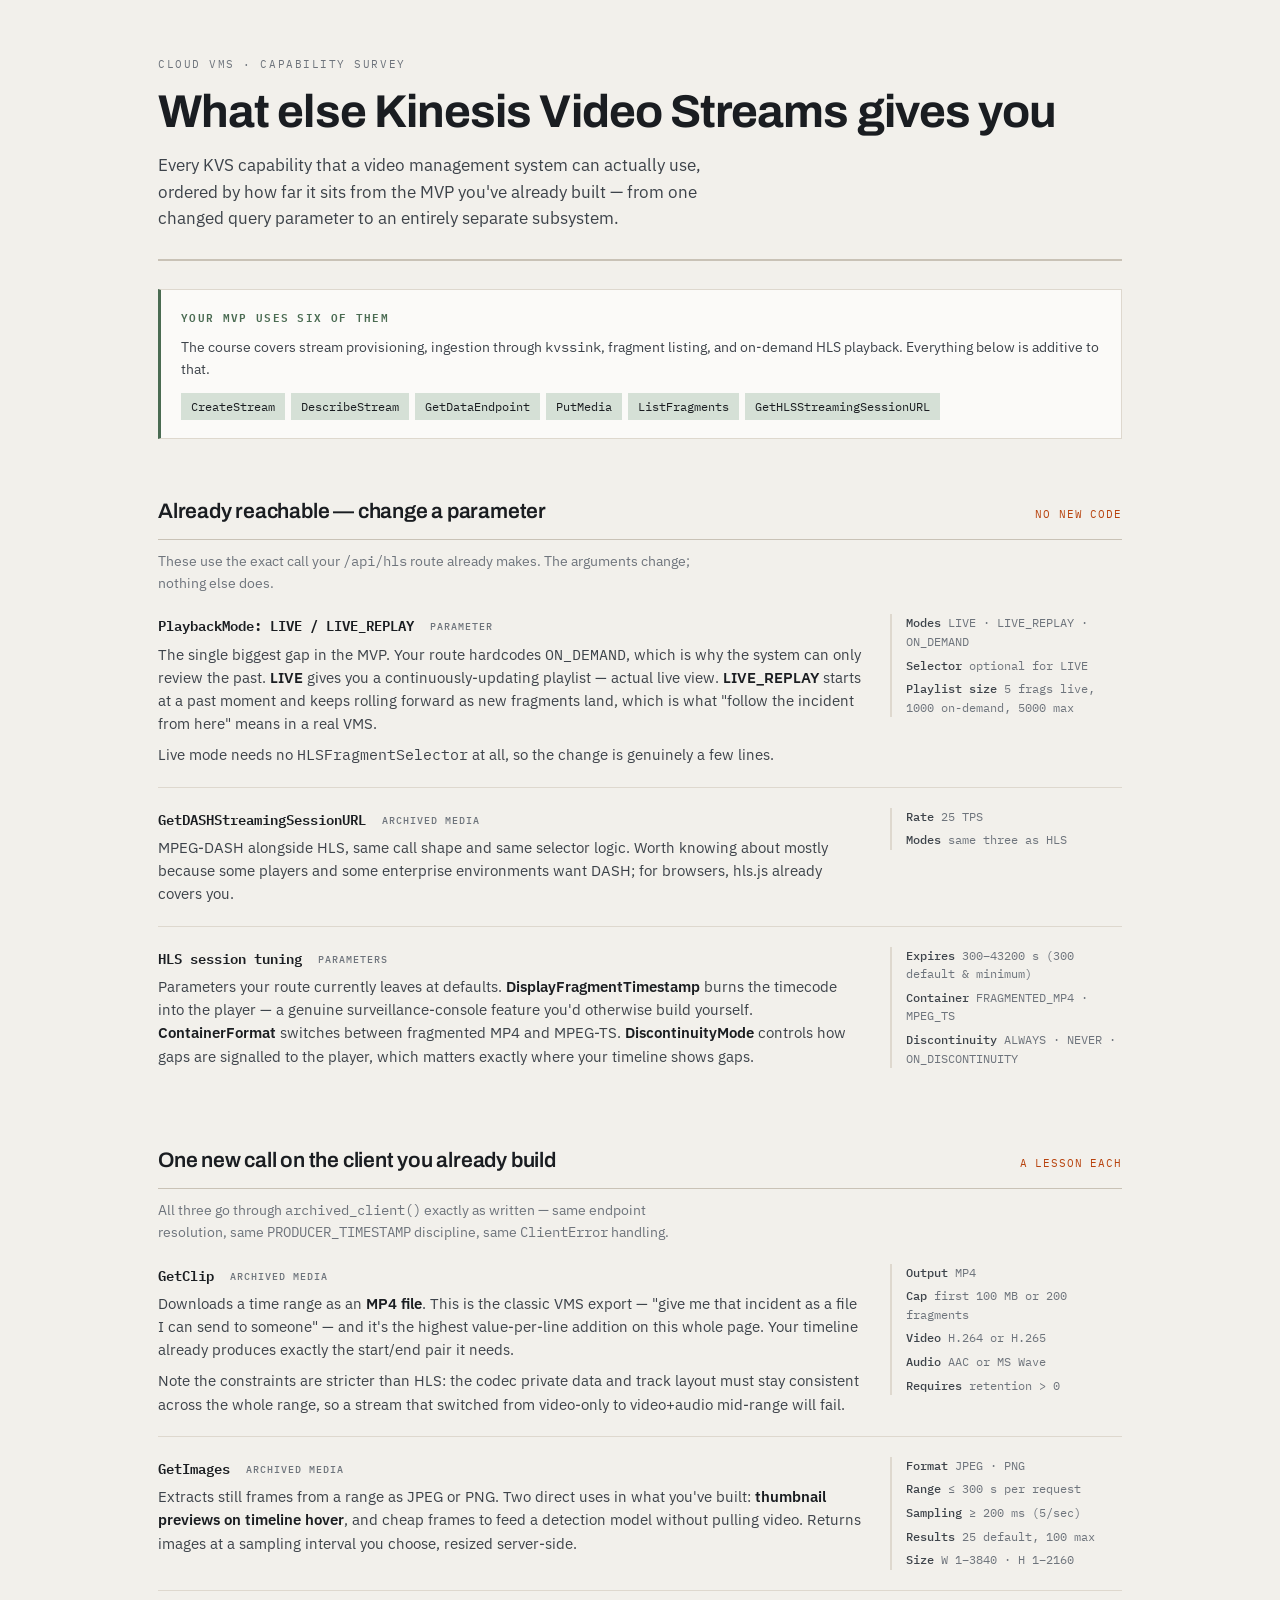
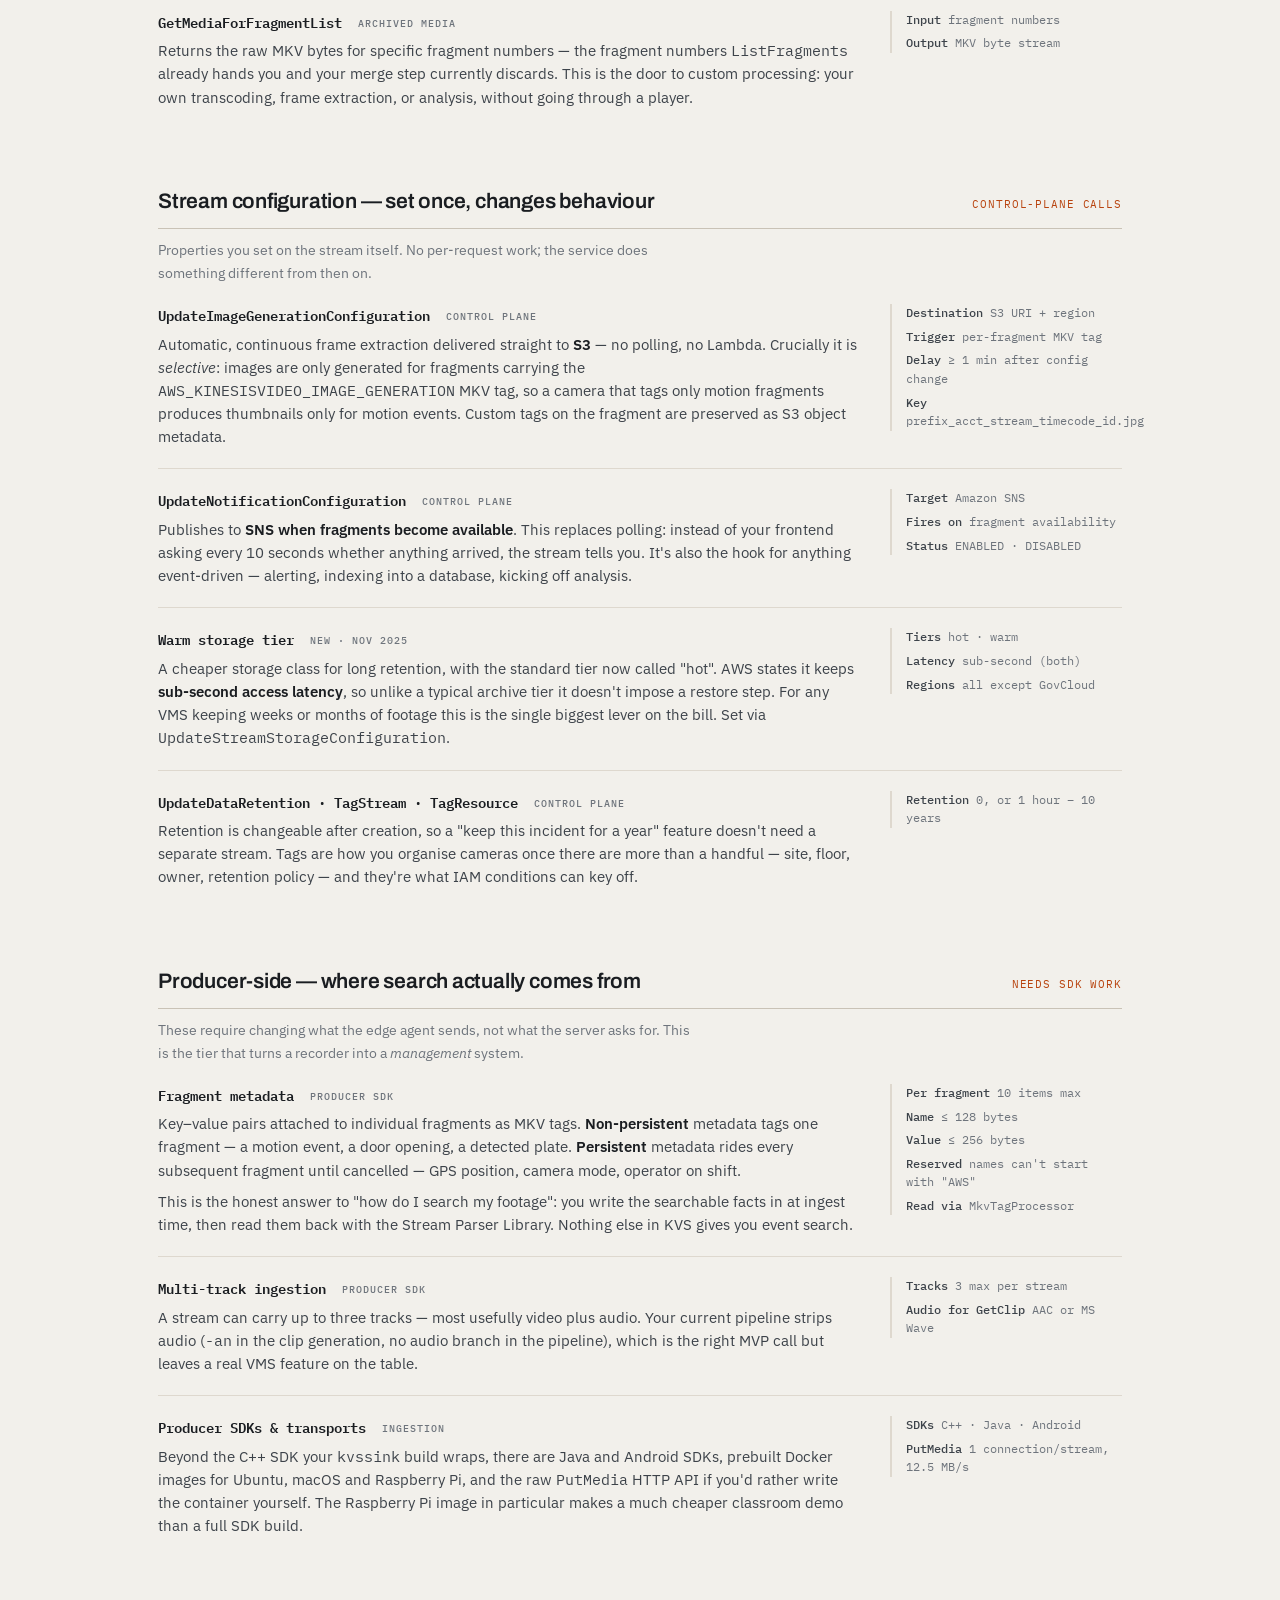
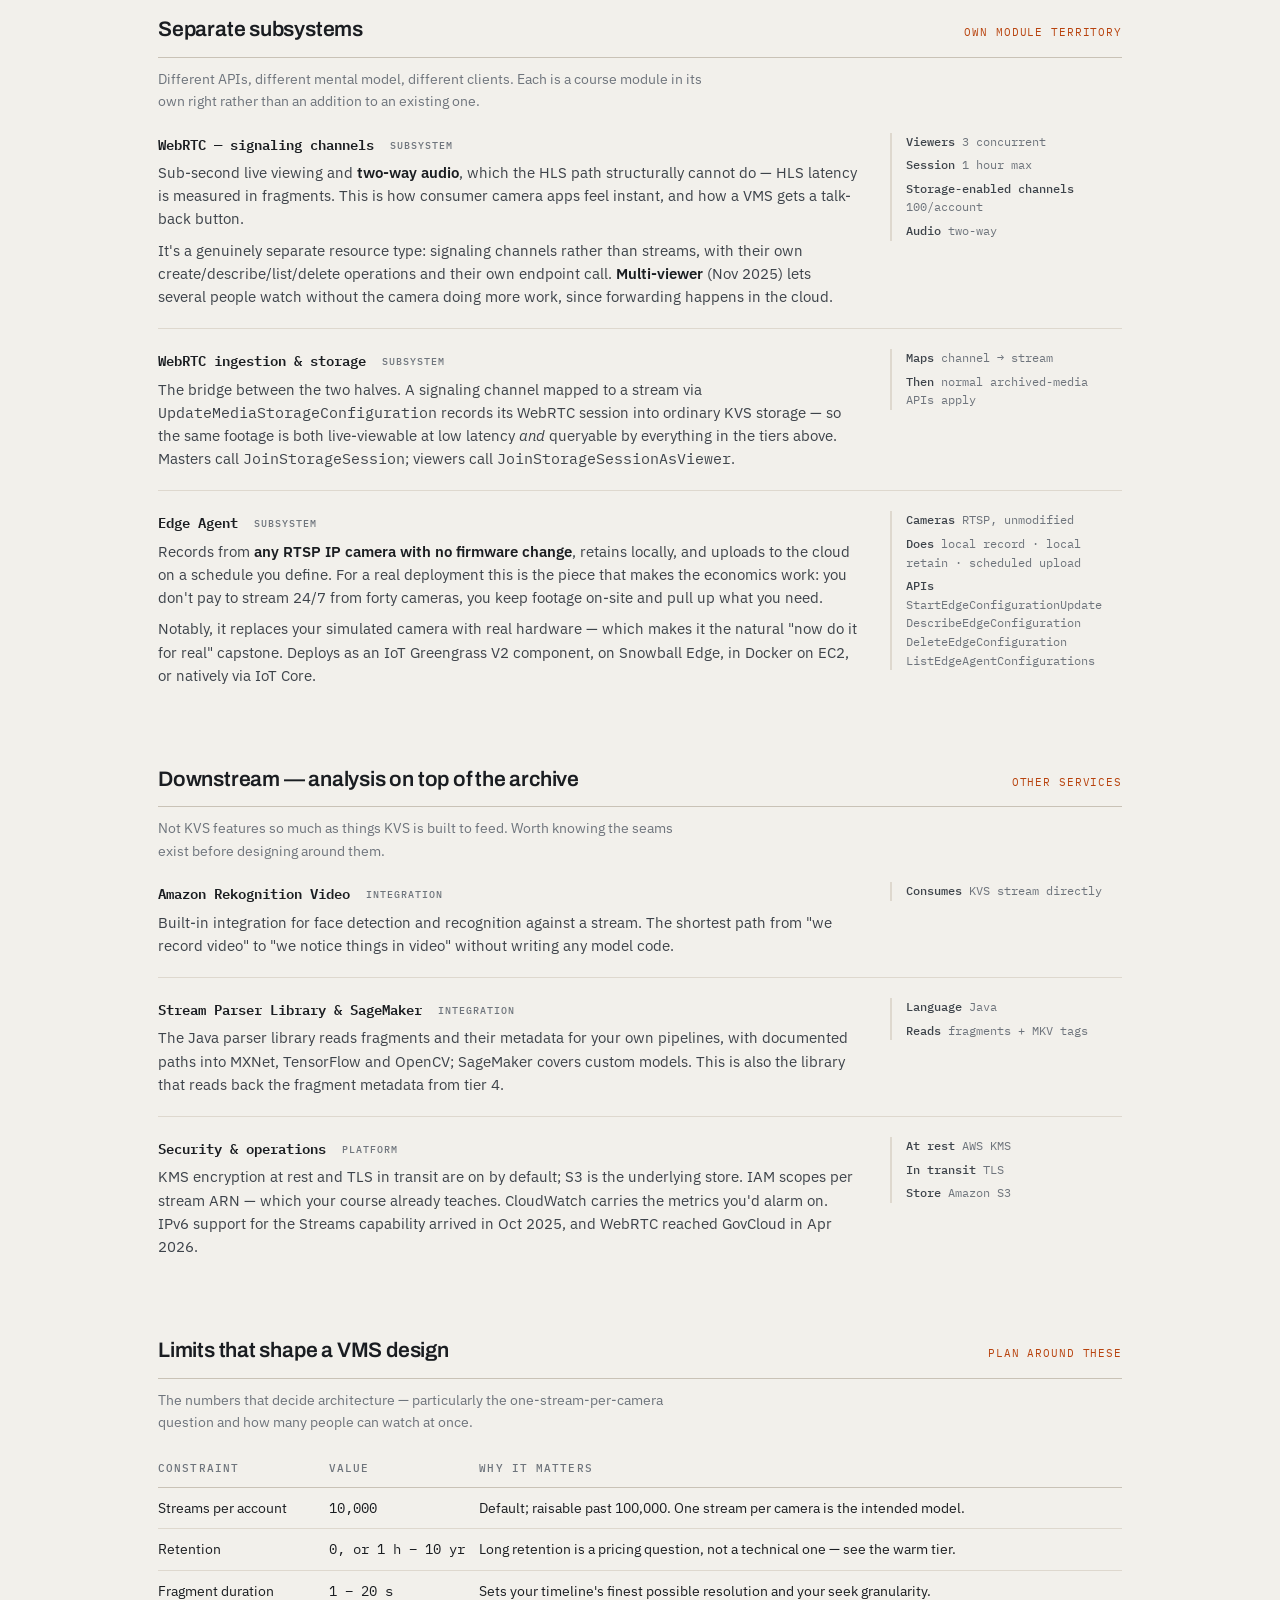
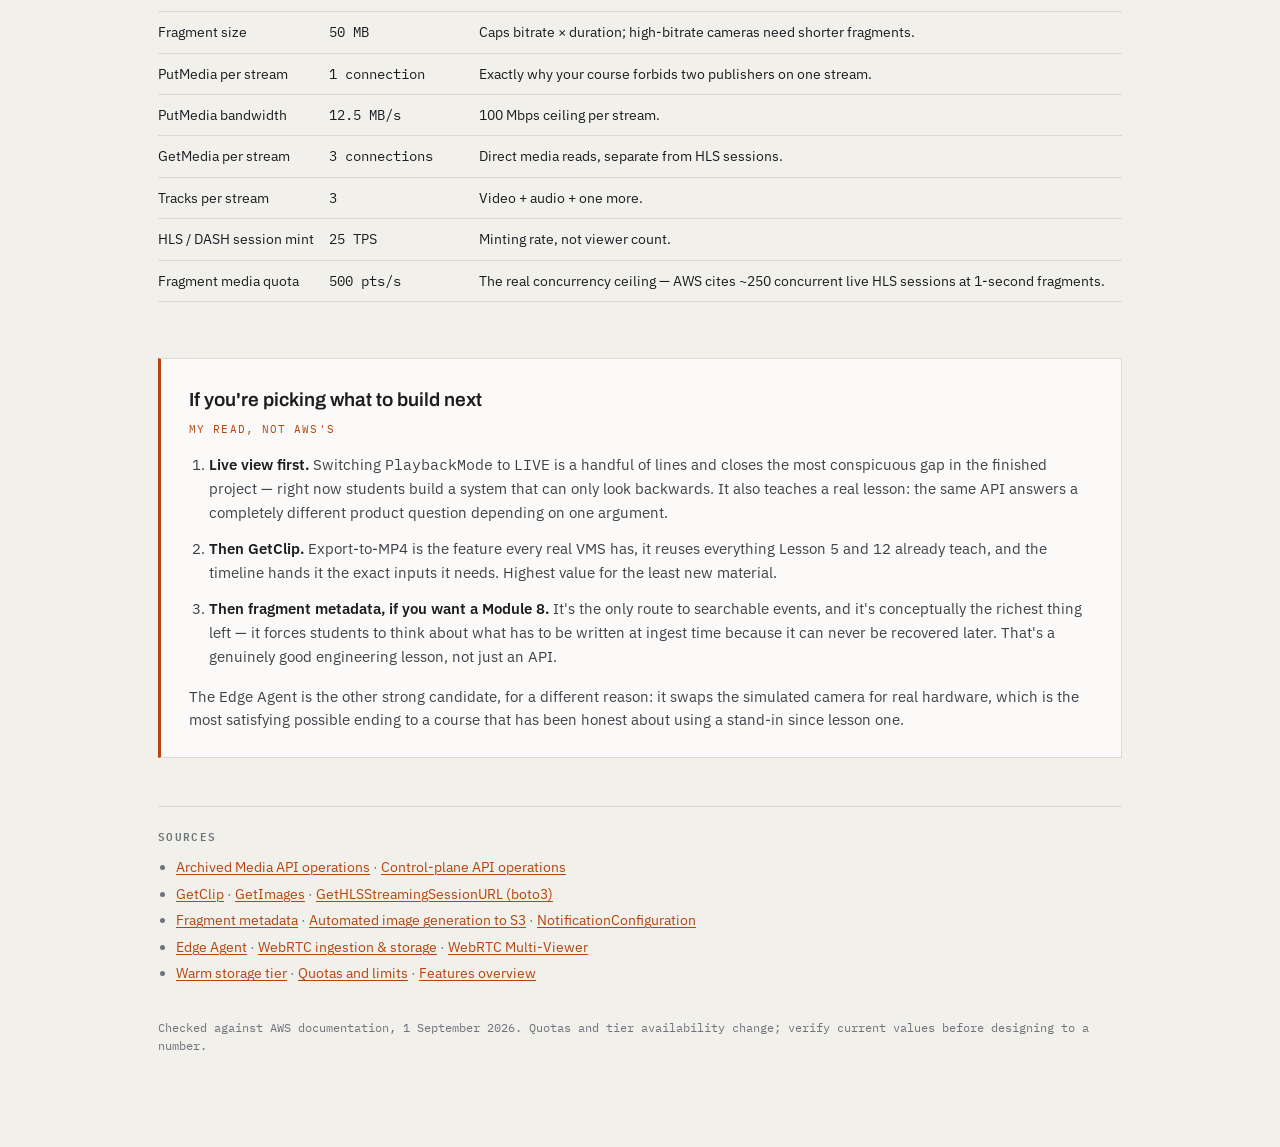
<file: М8_KVS_VMS/kvs-capability-map-standalone.html>
<!doctype html>
<html lang="en">
<head>
<meta charset="utf-8">
<meta name="viewport" content="width=device-width, initial-scale=1">
<style>
  :root { color-scheme: light dark; }
  body { margin: 0; }
  img { max-width: 100%; }
  [hidden] { display: none !important; }
</style>
<title>KVS Capability Map</title>
<link rel="stylesheet" href="https://fonts.googleapis.com/css2?family=Archivo:wght@500;600;700&family=IBM+Plex+Sans:wght@400;500;600&family=IBM+Plex+Mono:wght@400;500;600&display=swap">
<style>
  :root {
    --ground:    #F2F0EB;
    --surface:   #FBFAF8;
    --raised:    #FFFFFF;
    --ink:       #1A1D21;
    --ink-soft:  #3D434A;
    --muted:     #6E747C;
    --hairline:  #DED8CE;
    --rule:      #C9C2B6;
    --signal:    #B8430E;
    --signal-dim:#E8CFC2;
    --have:      #4A6B52;
    --have-dim:  #D5E0D6;

    --display: "Archivo", "Helvetica Neue", Arial, sans-serif;
    --body: "IBM Plex Sans", -apple-system, BlinkMacSystemFont, "Segoe UI", sans-serif;
    --mono: "IBM Plex Mono", ui-monospace, SFMono-Regular, Menlo, Consolas, monospace;
  }

  @media (prefers-color-scheme: dark) {
    :root:not([data-theme="light"]) {
      --ground:    #16191D;
      --surface:   #1C2025;
      --raised:    #22272C;
      --ink:       #E8E4DC;
      --ink-soft:  #C4C0B8;
      --muted:     #8A9099;
      --hairline:  #2E3339;
      --rule:      #3D444C;
      --signal:    #FF8A3D;
      --signal-dim:#43301F;
      --have:      #8FBF9B;
      --have-dim:  #253326;
    }
  }

  :root[data-theme="dark"] {
    --ground:    #16191D;
    --surface:   #1C2025;
    --raised:    #22272C;
    --ink:       #E8E4DC;
    --ink-soft:  #C4C0B8;
    --muted:     #8A9099;
    --hairline:  #2E3339;
    --rule:      #3D444C;
    --signal:    #FF8A3D;
    --signal-dim:#43301F;
    --have:      #8FBF9B;
    --have-dim:  #253326;
  }

  * { box-sizing: border-box; }

  body {
    margin: 0;
    background: var(--ground);
    color: var(--ink);
    font-family: var(--body);
    font-size: 15px;
    line-height: 1.6;
    -webkit-font-smoothing: antialiased;
  }

  .sheet {
    max-width: 1020px;
    margin: 0 auto;
    padding: 56px 28px 80px;
  }

  /* ---------- masthead ---------- */

  .masthead { border-bottom: 2px solid var(--rule); padding-bottom: 28px; }

  .eyebrow {
    font-family: var(--mono);
    font-size: 11px;
    letter-spacing: 0.14em;
    text-transform: uppercase;
    color: var(--muted);
    margin: 0 0 14px;
  }

  h1 {
    font-family: var(--display);
    font-weight: 700;
    font-size: clamp(30px, 5.2vw, 46px);
    line-height: 1.06;
    letter-spacing: -0.02em;
    margin: 0 0 16px;
    text-wrap: balance;
  }

  .standfirst {
    font-size: 17px;
    line-height: 1.55;
    color: var(--ink-soft);
    max-width: 60ch;
    margin: 0;
  }

  /* ---------- baseline strip ---------- */

  .baseline {
    margin: 28px 0 0;
    padding: 18px 20px;
    background: var(--surface);
    border: 1px solid var(--hairline);
    border-left: 3px solid var(--have);
  }

  .baseline h2 {
    font-family: var(--mono);
    font-size: 11px;
    letter-spacing: 0.12em;
    text-transform: uppercase;
    color: var(--have);
    margin: 0 0 10px;
    font-weight: 600;
  }

  .baseline p { margin: 0 0 12px; color: var(--ink-soft); font-size: 14px; }

  .chips { display: flex; flex-wrap: wrap; gap: 6px; }

  .chip {
    font-family: var(--mono);
    font-size: 12px;
    padding: 3px 9px;
    background: var(--have-dim);
    color: var(--ink);
    border: 1px solid transparent;
    white-space: nowrap;
  }

  /* ---------- tiers ---------- */

  .tier { margin-top: 56px; }

  .tier-head {
    display: flex;
    align-items: baseline;
    gap: 16px;
    flex-wrap: wrap;
    padding-bottom: 10px;
    border-bottom: 1px solid var(--rule);
  }

  .tier-head h2 {
    font-family: var(--display);
    font-weight: 600;
    font-size: 21px;
    letter-spacing: -0.01em;
    margin: 0;
    flex: 1 1 auto;
  }

  .lift {
    font-family: var(--mono);
    font-size: 11px;
    letter-spacing: 0.08em;
    text-transform: uppercase;
    color: var(--signal);
    white-space: nowrap;
  }

  .tier-note {
    font-size: 14px;
    color: var(--muted);
    margin: 10px 0 0;
    max-width: 68ch;
  }

  /* ---------- capability rows ---------- */

  .cap {
    display: grid;
    grid-template-columns: minmax(0, 1fr) 232px;
    gap: 12px 28px;
    padding: 20px 0;
    border-bottom: 1px solid var(--hairline);
    align-items: start;
  }

  .cap:last-child { border-bottom: none; }

  .cap-name {
    font-family: var(--mono);
    font-size: 14px;
    font-weight: 600;
    color: var(--ink);
    margin: 0 0 6px;
    overflow-wrap: anywhere;
  }

  .cap-name .kind {
    display: inline-block;
    font-size: 10px;
    font-weight: 500;
    letter-spacing: 0.1em;
    text-transform: uppercase;
    color: var(--muted);
    margin-left: 8px;
    vertical-align: 1px;
  }

  .cap-body { margin: 0; color: var(--ink-soft); font-size: 14.5px; }
  .cap-body + .cap-body { margin-top: 8px; }
  .cap-body strong { color: var(--ink); font-weight: 600; }

  .specs {
    font-family: var(--mono);
    font-size: 12px;
    line-height: 1.55;
    color: var(--muted);
    font-variant-numeric: tabular-nums;
    border-left: 2px solid var(--hairline);
    padding-left: 14px;
  }

  .specs div + div { margin-top: 5px; }
  .specs b { color: var(--ink-soft); font-weight: 500; }

  /* ---------- quotas table ---------- */

  .table-wrap { overflow-x: auto; margin-top: 18px; }

  table { border-collapse: collapse; width: 100%; min-width: 460px; }

  th, td {
    text-align: left;
    padding: 9px 14px 9px 0;
    border-bottom: 1px solid var(--hairline);
    font-size: 14px;
    vertical-align: top;
  }

  th {
    font-family: var(--mono);
    font-size: 11px;
    letter-spacing: 0.1em;
    text-transform: uppercase;
    color: var(--muted);
    font-weight: 500;
    border-bottom-color: var(--rule);
  }

  td.val {
    font-family: var(--mono);
    font-variant-numeric: tabular-nums;
    color: var(--ink);
    white-space: nowrap;
  }

  /* ---------- closing read ---------- */

  .read {
    margin-top: 56px;
    padding: 26px 28px;
    background: var(--surface);
    border: 1px solid var(--hairline);
    border-left: 3px solid var(--signal);
  }

  .read h2 {
    font-family: var(--display);
    font-size: 19px;
    font-weight: 600;
    margin: 0 0 6px;
  }

  .read .caveat {
    font-family: var(--mono);
    font-size: 11px;
    letter-spacing: 0.1em;
    text-transform: uppercase;
    color: var(--signal);
    margin: 0 0 14px;
  }

  .read ol { margin: 0; padding-left: 20px; }
  .read li { margin-bottom: 12px; color: var(--ink-soft); }
  .read li:last-child { margin-bottom: 0; }
  .read li strong { color: var(--ink); font-weight: 600; }

  /* ---------- sources ---------- */

  .sources { margin-top: 48px; padding-top: 20px; border-top: 1px solid var(--hairline); }
  .sources h2 {
    font-family: var(--mono);
    font-size: 11px;
    letter-spacing: 0.12em;
    text-transform: uppercase;
    color: var(--muted);
    margin: 0 0 12px;
    font-weight: 600;
  }
  .sources ul { margin: 0; padding-left: 18px; font-size: 13.5px; color: var(--muted); }
  .sources li { margin-bottom: 5px; }

  a { color: var(--signal); text-decoration-thickness: 1px; text-underline-offset: 2px; }
  a:focus-visible { outline: 2px solid var(--signal); outline-offset: 2px; }

  .dateline {
    font-family: var(--mono);
    font-size: 11.5px;
    color: var(--muted);
    margin-top: 34px;
  }

  @media (max-width: 720px) {
    .sheet { padding: 36px 18px 60px; }
    .cap { grid-template-columns: 1fr; gap: 12px; }
    .specs { border-left: none; border-top: 1px solid var(--hairline); padding-left: 0; padding-top: 10px; }
  }
</style>
</head>
<body>
<div class="sheet">

  <header class="masthead">
    <p class="eyebrow">Cloud VMS · Capability Survey</p>
    <h1>What else Kinesis Video Streams gives you</h1>
    <p class="standfirst">Every KVS capability that a video management system can actually use, ordered by how far it sits from the MVP you've already built — from one changed query parameter to an entirely separate subsystem.</p>
  </header>

  <section class="baseline">
    <h2>Your MVP uses six of them</h2>
    <p>The course covers stream provisioning, ingestion through <span style="font-family:var(--mono)">kvssink</span>, fragment listing, and on-demand HLS playback. Everything below is additive to that.</p>
    <div class="chips">
      <span class="chip">CreateStream</span>
      <span class="chip">DescribeStream</span>
      <span class="chip">GetDataEndpoint</span>
      <span class="chip">PutMedia</span>
      <span class="chip">ListFragments</span>
      <span class="chip">GetHLSStreamingSessionURL</span>
    </div>
  </section>

  <!-- ============ TIER 1 ============ -->
  <section class="tier">
    <div class="tier-head">
      <h2>Already reachable — change a parameter</h2>
      <span class="lift">No new code</span>
    </div>
    <p class="tier-note">These use the exact call your <span style="font-family:var(--mono)">/api/hls</span> route already makes. The arguments change; nothing else does.</p>

    <div class="cap">
      <div>
        <p class="cap-name">PlaybackMode: LIVE / LIVE_REPLAY <span class="kind">parameter</span></p>
        <p class="cap-body">The single biggest gap in the MVP. Your route hardcodes <span style="font-family:var(--mono)">ON_DEMAND</span>, which is why the system can only review the past. <strong>LIVE</strong> gives you a continuously-updating playlist — actual live view. <strong>LIVE_REPLAY</strong> starts at a past moment and keeps rolling forward as new fragments land, which is what "follow the incident from here" means in a real VMS.</p>
        <p class="cap-body">Live mode needs no <span style="font-family:var(--mono)">HLSFragmentSelector</span> at all, so the change is genuinely a few lines.</p>
      </div>
      <div class="specs">
        <div><b>Modes</b> LIVE · LIVE_REPLAY · ON_DEMAND</div>
        <div><b>Selector</b> optional for LIVE</div>
        <div><b>Playlist size</b> 5 frags live, 1000 on-demand, 5000 max</div>
      </div>
    </div>

    <div class="cap">
      <div>
        <p class="cap-name">GetDASHStreamingSessionURL <span class="kind">archived media</span></p>
        <p class="cap-body">MPEG-DASH alongside HLS, same call shape and same selector logic. Worth knowing about mostly because some players and some enterprise environments want DASH; for browsers, hls.js already covers you.</p>
      </div>
      <div class="specs">
        <div><b>Rate</b> 25 TPS</div>
        <div><b>Modes</b> same three as HLS</div>
      </div>
    </div>

    <div class="cap">
      <div>
        <p class="cap-name">HLS session tuning <span class="kind">parameters</span></p>
        <p class="cap-body">Parameters your route currently leaves at defaults. <strong>DisplayFragmentTimestamp</strong> burns the timecode into the player — a genuine surveillance-console feature you'd otherwise build yourself. <strong>ContainerFormat</strong> switches between fragmented MP4 and MPEG-TS. <strong>DiscontinuityMode</strong> controls how gaps are signalled to the player, which matters exactly where your timeline shows gaps.</p>
      </div>
      <div class="specs">
        <div><b>Expires</b> 300–43200 s (300 default &amp; minimum)</div>
        <div><b>Container</b> FRAGMENTED_MP4 · MPEG_TS</div>
        <div><b>Discontinuity</b> ALWAYS · NEVER · ON_DISCONTINUITY</div>
      </div>
    </div>
  </section>

  <!-- ============ TIER 2 ============ -->
  <section class="tier">
    <div class="tier-head">
      <h2>One new call on the client you already build</h2>
      <span class="lift">A lesson each</span>
    </div>
    <p class="tier-note">All three go through <span style="font-family:var(--mono)">archived_client()</span> exactly as written — same endpoint resolution, same <span style="font-family:var(--mono)">PRODUCER_TIMESTAMP</span> discipline, same <span style="font-family:var(--mono)">ClientError</span> handling.</p>

    <div class="cap">
      <div>
        <p class="cap-name">GetClip <span class="kind">archived media</span></p>
        <p class="cap-body">Downloads a time range as an <strong>MP4 file</strong>. This is the classic VMS export — "give me that incident as a file I can send to someone" — and it's the highest value-per-line addition on this whole page. Your timeline already produces exactly the start/end pair it needs.</p>
        <p class="cap-body">Note the constraints are stricter than HLS: the codec private data and track layout must stay consistent across the whole range, so a stream that switched from video-only to video+audio mid-range will fail.</p>
      </div>
      <div class="specs">
        <div><b>Output</b> MP4</div>
        <div><b>Cap</b> first 100 MB or 200 fragments</div>
        <div><b>Video</b> H.264 or H.265</div>
        <div><b>Audio</b> AAC or MS Wave</div>
        <div><b>Requires</b> retention &gt; 0</div>
      </div>
    </div>

    <div class="cap">
      <div>
        <p class="cap-name">GetImages <span class="kind">archived media</span></p>
        <p class="cap-body">Extracts still frames from a range as JPEG or PNG. Two direct uses in what you've built: <strong>thumbnail previews on timeline hover</strong>, and cheap frames to feed a detection model without pulling video. Returns images at a sampling interval you choose, resized server-side.</p>
      </div>
      <div class="specs">
        <div><b>Format</b> JPEG · PNG</div>
        <div><b>Range</b> ≤ 300 s per request</div>
        <div><b>Sampling</b> ≥ 200 ms (5/sec)</div>
        <div><b>Results</b> 25 default, 100 max</div>
        <div><b>Size</b> W 1–3840 · H 1–2160</div>
      </div>
    </div>

    <div class="cap">
      <div>
        <p class="cap-name">GetMediaForFragmentList <span class="kind">archived media</span></p>
        <p class="cap-body">Returns the raw MKV bytes for specific fragment numbers — the fragment numbers <span style="font-family:var(--mono)">ListFragments</span> already hands you and your merge step currently discards. This is the door to custom processing: your own transcoding, frame extraction, or analysis, without going through a player.</p>
      </div>
      <div class="specs">
        <div><b>Input</b> fragment numbers</div>
        <div><b>Output</b> MKV byte stream</div>
      </div>
    </div>
  </section>

  <!-- ============ TIER 3 ============ -->
  <section class="tier">
    <div class="tier-head">
      <h2>Stream configuration — set once, changes behaviour</h2>
      <span class="lift">Control-plane calls</span>
    </div>
    <p class="tier-note">Properties you set on the stream itself. No per-request work; the service does something different from then on.</p>

    <div class="cap">
      <div>
        <p class="cap-name">UpdateImageGenerationConfiguration <span class="kind">control plane</span></p>
        <p class="cap-body">Automatic, continuous frame extraction delivered straight to <strong>S3</strong> — no polling, no Lambda. Crucially it is <em>selective</em>: images are only generated for fragments carrying the <span style="font-family:var(--mono)">AWS_KINESISVIDEO_IMAGE_GENERATION</span> MKV tag, so a camera that tags only motion fragments produces thumbnails only for motion events. Custom tags on the fragment are preserved as S3 object metadata.</p>
      </div>
      <div class="specs">
        <div><b>Destination</b> S3 URI + region</div>
        <div><b>Trigger</b> per-fragment MKV tag</div>
        <div><b>Delay</b> ≥ 1 min after config change</div>
        <div><b>Key</b> prefix_acct_stream_timecode_id.jpg</div>
      </div>
    </div>

    <div class="cap">
      <div>
        <p class="cap-name">UpdateNotificationConfiguration <span class="kind">control plane</span></p>
        <p class="cap-body">Publishes to <strong>SNS when fragments become available</strong>. This replaces polling: instead of your frontend asking every 10 seconds whether anything arrived, the stream tells you. It's also the hook for anything event-driven — alerting, indexing into a database, kicking off analysis.</p>
      </div>
      <div class="specs">
        <div><b>Target</b> Amazon SNS</div>
        <div><b>Fires on</b> fragment availability</div>
        <div><b>Status</b> ENABLED · DISABLED</div>
      </div>
    </div>

    <div class="cap">
      <div>
        <p class="cap-name">Warm storage tier <span class="kind">new · Nov 2025</span></p>
        <p class="cap-body">A cheaper storage class for long retention, with the standard tier now called "hot". AWS states it keeps <strong>sub-second access latency</strong>, so unlike a typical archive tier it doesn't impose a restore step. For any VMS keeping weeks or months of footage this is the single biggest lever on the bill. Set via <span style="font-family:var(--mono)">UpdateStreamStorageConfiguration</span>.</p>
      </div>
      <div class="specs">
        <div><b>Tiers</b> hot · warm</div>
        <div><b>Latency</b> sub-second (both)</div>
        <div><b>Regions</b> all except GovCloud</div>
      </div>
    </div>

    <div class="cap">
      <div>
        <p class="cap-name">UpdateDataRetention · TagStream · TagResource <span class="kind">control plane</span></p>
        <p class="cap-body">Retention is changeable after creation, so a "keep this incident for a year" feature doesn't need a separate stream. Tags are how you organise cameras once there are more than a handful — site, floor, owner, retention policy — and they're what IAM conditions can key off.</p>
      </div>
      <div class="specs">
        <div><b>Retention</b> 0, or 1 hour – 10 years</div>
      </div>
    </div>
  </section>

  <!-- ============ TIER 4 ============ -->
  <section class="tier">
    <div class="tier-head">
      <h2>Producer-side — where search actually comes from</h2>
      <span class="lift">Needs SDK work</span>
    </div>
    <p class="tier-note">These require changing what the edge agent sends, not what the server asks for. This is the tier that turns a recorder into a <em>management</em> system.</p>

    <div class="cap">
      <div>
        <p class="cap-name">Fragment metadata <span class="kind">producer SDK</span></p>
        <p class="cap-body">Key–value pairs attached to individual fragments as MKV tags. <strong>Non-persistent</strong> metadata tags one fragment — a motion event, a door opening, a detected plate. <strong>Persistent</strong> metadata rides every subsequent fragment until cancelled — GPS position, camera mode, operator on shift.</p>
        <p class="cap-body">This is the honest answer to "how do I search my footage": you write the searchable facts in at ingest time, then read them back with the Stream Parser Library. Nothing else in KVS gives you event search.</p>
      </div>
      <div class="specs">
        <div><b>Per fragment</b> 10 items max</div>
        <div><b>Name</b> ≤ 128 bytes</div>
        <div><b>Value</b> ≤ 256 bytes</div>
        <div><b>Reserved</b> names can't start with "AWS"</div>
        <div><b>Read via</b> MkvTagProcessor</div>
      </div>
    </div>

    <div class="cap">
      <div>
        <p class="cap-name">Multi-track ingestion <span class="kind">producer SDK</span></p>
        <p class="cap-body">A stream can carry up to three tracks — most usefully video plus audio. Your current pipeline strips audio (<span style="font-family:var(--mono)">-an</span> in the clip generation, no audio branch in the pipeline), which is the right MVP call but leaves a real VMS feature on the table.</p>
      </div>
      <div class="specs">
        <div><b>Tracks</b> 3 max per stream</div>
        <div><b>Audio for GetClip</b> AAC or MS Wave</div>
      </div>
    </div>

    <div class="cap">
      <div>
        <p class="cap-name">Producer SDKs &amp; transports <span class="kind">ingestion</span></p>
        <p class="cap-body">Beyond the C++ SDK your <span style="font-family:var(--mono)">kvssink</span> build wraps, there are Java and Android SDKs, prebuilt Docker images for Ubuntu, macOS and Raspberry Pi, and the raw <span style="font-family:var(--mono)">PutMedia</span> HTTP API if you'd rather write the container yourself. The Raspberry Pi image in particular makes a much cheaper classroom demo than a full SDK build.</p>
      </div>
      <div class="specs">
        <div><b>SDKs</b> C++ · Java · Android</div>
        <div><b>PutMedia</b> 1 connection/stream, 12.5 MB/s</div>
      </div>
    </div>
  </section>

  <!-- ============ TIER 5 ============ -->
  <section class="tier">
    <div class="tier-head">
      <h2>Separate subsystems</h2>
      <span class="lift">Own module territory</span>
    </div>
    <p class="tier-note">Different APIs, different mental model, different clients. Each is a course module in its own right rather than an addition to an existing one.</p>

    <div class="cap">
      <div>
        <p class="cap-name">WebRTC — signaling channels <span class="kind">subsystem</span></p>
        <p class="cap-body">Sub-second live viewing and <strong>two-way audio</strong>, which the HLS path structurally cannot do — HLS latency is measured in fragments. This is how consumer camera apps feel instant, and how a VMS gets a talk-back button.</p>
        <p class="cap-body">It's a genuinely separate resource type: signaling channels rather than streams, with their own create/describe/list/delete operations and their own endpoint call. <strong>Multi-viewer</strong> (Nov 2025) lets several people watch without the camera doing more work, since forwarding happens in the cloud.</p>
      </div>
      <div class="specs">
        <div><b>Viewers</b> 3 concurrent</div>
        <div><b>Session</b> 1 hour max</div>
        <div><b>Storage-enabled channels</b> 100/account</div>
        <div><b>Audio</b> two-way</div>
      </div>
    </div>

    <div class="cap">
      <div>
        <p class="cap-name">WebRTC ingestion &amp; storage <span class="kind">subsystem</span></p>
        <p class="cap-body">The bridge between the two halves. A signaling channel mapped to a stream via <span style="font-family:var(--mono)">UpdateMediaStorageConfiguration</span> records its WebRTC session into ordinary KVS storage — so the same footage is both live-viewable at low latency <em>and</em> queryable by everything in the tiers above. Masters call <span style="font-family:var(--mono)">JoinStorageSession</span>; viewers call <span style="font-family:var(--mono)">JoinStorageSessionAsViewer</span>.</p>
      </div>
      <div class="specs">
        <div><b>Maps</b> channel → stream</div>
        <div><b>Then</b> normal archived-media APIs apply</div>
      </div>
    </div>

    <div class="cap">
      <div>
        <p class="cap-name">Edge Agent <span class="kind">subsystem</span></p>
        <p class="cap-body">Records from <strong>any RTSP IP camera with no firmware change</strong>, retains locally, and uploads to the cloud on a schedule you define. For a real deployment this is the piece that makes the economics work: you don't pay to stream 24/7 from forty cameras, you keep footage on-site and pull up what you need.</p>
        <p class="cap-body">Notably, it replaces your simulated camera with real hardware — which makes it the natural "now do it for real" capstone. Deploys as an IoT Greengrass V2 component, on Snowball Edge, in Docker on EC2, or natively via IoT Core.</p>
      </div>
      <div class="specs">
        <div><b>Cameras</b> RTSP, unmodified</div>
        <div><b>Does</b> local record · local retain · scheduled upload</div>
        <div><b>APIs</b> StartEdgeConfigurationUpdate<br>DescribeEdgeConfiguration<br>DeleteEdgeConfiguration<br>ListEdgeAgentConfigurations</div>
      </div>
    </div>
  </section>

  <!-- ============ TIER 6 ============ -->
  <section class="tier">
    <div class="tier-head">
      <h2>Downstream — analysis on top of the archive</h2>
      <span class="lift">Other services</span>
    </div>
    <p class="tier-note">Not KVS features so much as things KVS is built to feed. Worth knowing the seams exist before designing around them.</p>

    <div class="cap">
      <div>
        <p class="cap-name">Amazon Rekognition Video <span class="kind">integration</span></p>
        <p class="cap-body">Built-in integration for face detection and recognition against a stream. The shortest path from "we record video" to "we notice things in video" without writing any model code.</p>
      </div>
      <div class="specs">
        <div><b>Consumes</b> KVS stream directly</div>
      </div>
    </div>

    <div class="cap">
      <div>
        <p class="cap-name">Stream Parser Library &amp; SageMaker <span class="kind">integration</span></p>
        <p class="cap-body">The Java parser library reads fragments and their metadata for your own pipelines, with documented paths into MXNet, TensorFlow and OpenCV; SageMaker covers custom models. This is also the library that reads back the fragment metadata from tier 4.</p>
      </div>
      <div class="specs">
        <div><b>Language</b> Java</div>
        <div><b>Reads</b> fragments + MKV tags</div>
      </div>
    </div>

    <div class="cap">
      <div>
        <p class="cap-name">Security &amp; operations <span class="kind">platform</span></p>
        <p class="cap-body">KMS encryption at rest and TLS in transit are on by default; S3 is the underlying store. IAM scopes per stream ARN — which your course already teaches. CloudWatch carries the metrics you'd alarm on. IPv6 support for the Streams capability arrived in Oct 2025, and WebRTC reached GovCloud in Apr 2026.</p>
      </div>
      <div class="specs">
        <div><b>At rest</b> AWS KMS</div>
        <div><b>In transit</b> TLS</div>
        <div><b>Store</b> Amazon S3</div>
      </div>
    </div>
  </section>

  <!-- ============ QUOTAS ============ -->
  <section class="tier">
    <div class="tier-head">
      <h2>Limits that shape a VMS design</h2>
      <span class="lift">Plan around these</span>
    </div>
    <p class="tier-note">The numbers that decide architecture — particularly the one-stream-per-camera question and how many people can watch at once.</p>

    <div class="table-wrap">
      <table>
        <thead>
          <tr><th>Constraint</th><th>Value</th><th>Why it matters</th></tr>
        </thead>
        <tbody>
          <tr><td>Streams per account</td><td class="val">10,000</td><td>Default; raisable past 100,000. One stream per camera is the intended model.</td></tr>
          <tr><td>Retention</td><td class="val">0, or 1 h – 10 yr</td><td>Long retention is a pricing question, not a technical one — see the warm tier.</td></tr>
          <tr><td>Fragment duration</td><td class="val">1 – 20 s</td><td>Sets your timeline's finest possible resolution and your seek granularity.</td></tr>
          <tr><td>Fragment size</td><td class="val">50 MB</td><td>Caps bitrate × duration; high-bitrate cameras need shorter fragments.</td></tr>
          <tr><td>PutMedia per stream</td><td class="val">1 connection</td><td>Exactly why your course forbids two publishers on one stream.</td></tr>
          <tr><td>PutMedia bandwidth</td><td class="val">12.5 MB/s</td><td>100 Mbps ceiling per stream.</td></tr>
          <tr><td>GetMedia per stream</td><td class="val">3 connections</td><td>Direct media reads, separate from HLS sessions.</td></tr>
          <tr><td>Tracks per stream</td><td class="val">3</td><td>Video + audio + one more.</td></tr>
          <tr><td>HLS / DASH session mint</td><td class="val">25 TPS</td><td>Minting rate, not viewer count.</td></tr>
          <tr><td>Fragment media quota</td><td class="val">500 pts/s</td><td>The real concurrency ceiling — AWS cites ~250 concurrent live HLS sessions at 1-second fragments.</td></tr>
        </tbody>
      </table>
    </div>
  </section>

  <!-- ============ READ ============ -->
  <section class="read">
    <h2>If you're picking what to build next</h2>
    <p class="caveat">My read, not AWS's</p>
    <ol>
      <li><strong>Live view first.</strong> Switching <span style="font-family:var(--mono)">PlaybackMode</span> to <span style="font-family:var(--mono)">LIVE</span> is a handful of lines and closes the most conspicuous gap in the finished project — right now students build a system that can only look backwards. It also teaches a real lesson: the same API answers a completely different product question depending on one argument.</li>
      <li><strong>Then GetClip.</strong> Export-to-MP4 is the feature every real VMS has, it reuses everything Lesson 5 and 12 already teach, and the timeline hands it the exact inputs it needs. Highest value for the least new material.</li>
      <li><strong>Then fragment metadata, if you want a Module 8.</strong> It's the only route to searchable events, and it's conceptually the richest thing left — it forces students to think about what has to be written at ingest time because it can never be recovered later. That's a genuinely good engineering lesson, not just an API.</li>
    </ol>
    <p class="cap-body" style="margin-top:16px">The Edge Agent is the other strong candidate, for a different reason: it swaps the simulated camera for real hardware, which is the most satisfying possible ending to a course that has been honest about using a stand-in since lesson one.</p>
  </section>

  <section class="sources">
    <h2>Sources</h2>
    <ul>
      <li><a href="https://docs.aws.amazon.com/kinesisvideostreams/latest/dg/API_Operations_Amazon_Kinesis_Video_Streams_Archived_Media.html">Archived Media API operations</a> · <a href="https://docs.aws.amazon.com/kinesisvideostreams/latest/dg/API_Operations_Amazon_Kinesis_Video_Streams.html">Control-plane API operations</a></li>
      <li><a href="https://docs.aws.amazon.com/kinesisvideostreams/latest/dg/API_reader_GetClip.html">GetClip</a> · <a href="https://docs.aws.amazon.com/kinesisvideostreams/latest/dg/API_reader_GetImages.html">GetImages</a> · <a href="https://docs.aws.amazon.com/boto3/latest/reference/services/kinesis-video-archived-media/client/get_hls_streaming_session_url.html">GetHLSStreamingSessionURL (boto3)</a></li>
      <li><a href="https://github.com/awsdocs/AWS-Kinesis-Video-Documentation/blob/master/doc_source/how-meta.md">Fragment metadata</a> · <a href="https://docs.aws.amazon.com/kinesisvideostreams/latest/dg/s3-real-time-image-create.html">Automated image generation to S3</a> · <a href="https://docs.aws.amazon.com/kinesisvideostreams/latest/APIReference/API_NotificationConfiguration.html">NotificationConfiguration</a></li>
      <li><a href="https://docs.aws.amazon.com/kinesisvideostreams/latest/dg/edge.html">Edge Agent</a> · <a href="https://docs.aws.amazon.com/kinesisvideostreams-webrtc-dg/latest/devguide/ingest-media.html">WebRTC ingestion &amp; storage</a> · <a href="https://aws.amazon.com/about-aws/whats-new/2025/11/amazon-kinesis-video-streams-multi-viewer">WebRTC Multi-Viewer</a></li>
      <li><a href="https://aws.amazon.com/about-aws/whats-new/2025/11/amazon-kinesis-video-streams-warm-storage-tier/">Warm storage tier</a> · <a href="https://docs.aws.amazon.com/kinesisvideostreams/latest/dg/limits.html">Quotas and limits</a> · <a href="https://www.amazonaws.cn/en/kinesis/video-streams/features/">Features overview</a></li>
    </ul>
    <p class="dateline">Checked against AWS documentation, 1 September 2026. Quotas and tier availability change; verify current values before designing to a number.</p>
  </section>

</div>

</body>
</html>
</file>
